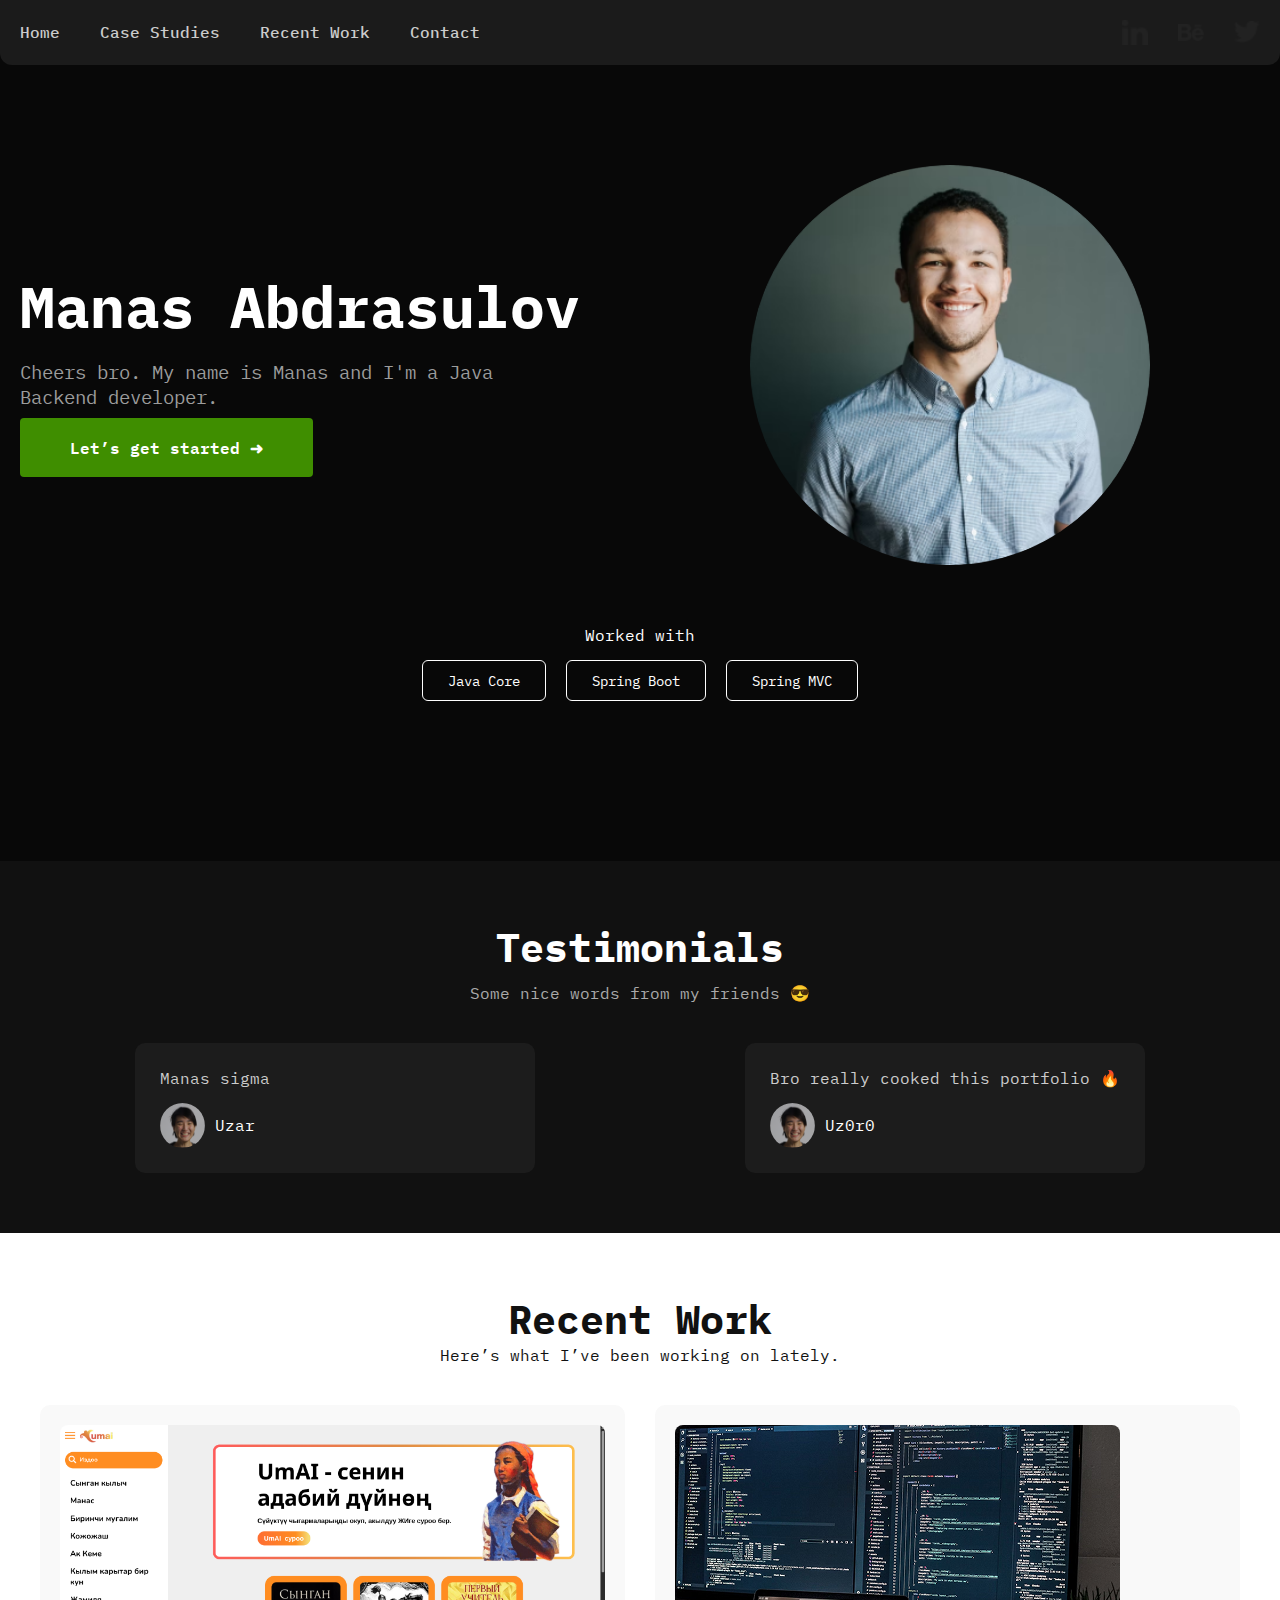
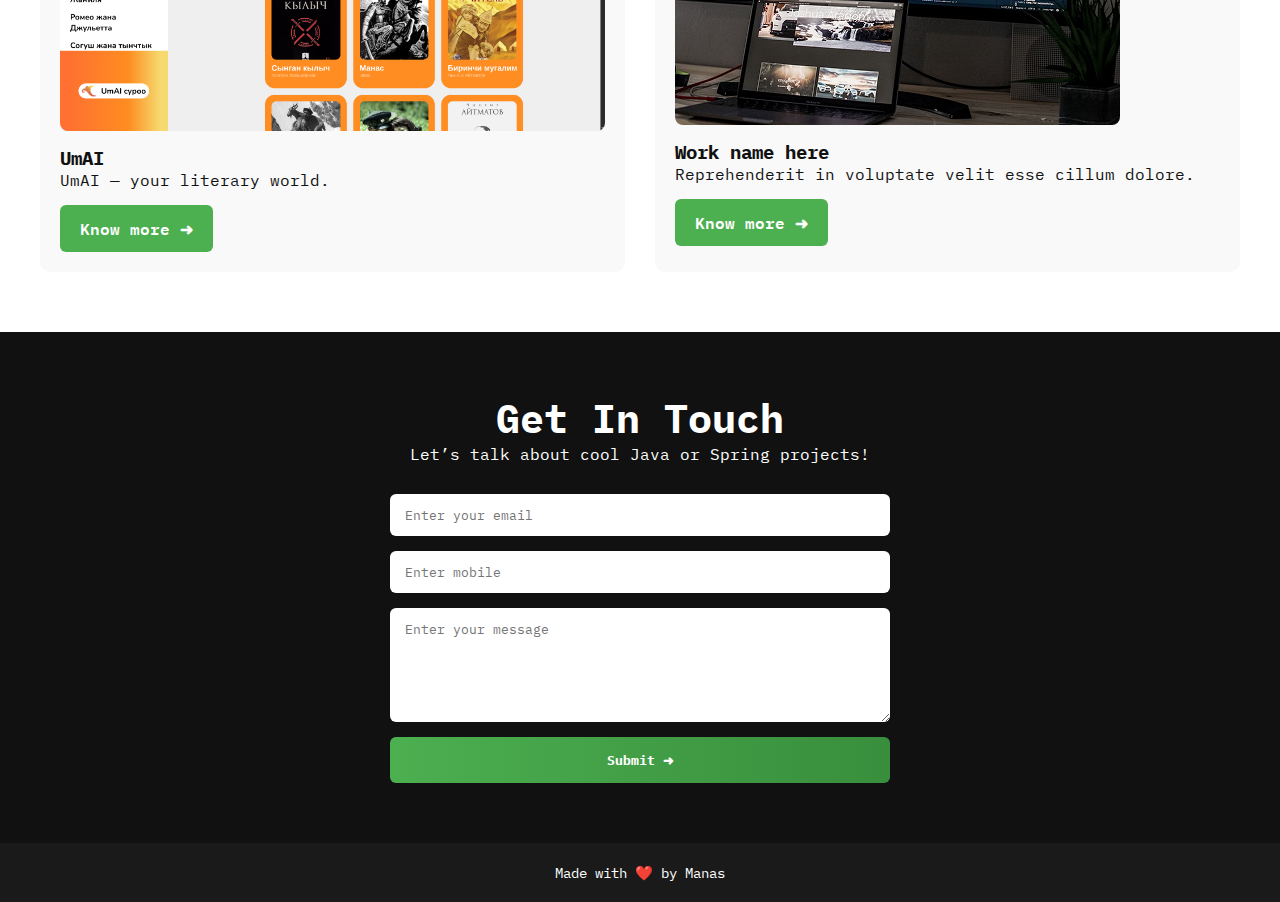
<file: index.html>
<!DOCTYPE html>
<html lang="en">
<head>
  <meta charset="UTF-8" />
  <meta name="viewport" content="width=device-width, initial-scale=1.0"/>
  <title>Manas's Portfolio</title>
  <link rel="stylesheet" href="style.css" />
  <link href="https://fonts.googleapis.com/css2?family=IBM+Plex+Mono:ital,wght@0,100;0,200;0,300;0,400;0,500;0,600;0,700;1,100;1,200;1,300;1,400;1,500;1,600;1,700&display=swap" rel="stylesheet">
</head>
<body>
<header class="top-nav">
  <div class="container">
    <div class="top-nav__wrapper">
      <div class="burger">
        <span></span><span></span><span></span>
      </div>
      <ul class="nav-links">
        <li><a href="#">Home</a></li>
        <li><a href="#">Case Studies</a></li>
        <li><a href="#">Recent Work</a></li>
        <li><a href="#">Contact</a></li>
      </ul>
      <div class="top-nav__logos">
        <a href="#"><img src="linkedin.png" alt=""></a>
        <a href="#"><img src="behance.png" alt=""></a>
        <a href="#"><img src="twitter.png" alt=""></a>
      </div>
    </div>
  </div>
</header>

<section class="hero">
  <div class="container hero-content">
    <div class="hero-info">
      <h1>Manas Abdrasulov</h1>
      <p>Cheers bro. My name is Manas and I'm a Java Backend developer.</p>
      <a href="#" class="btn-primary">Let’s get started ➜</a>
    </div>
    <div class="hero-image">
      <img src="man_img.png" alt="Manas Photo" />
    </div>
  </div>

  <div class="clients container">
    <p>Worked with</p>
    <div class="client-logos">
      <div>Java Core</div>
      <div>Spring Boot</div>
      <div>Spring MVC</div>
    </div>
  </div>
</section>

<section class="testimonials">
  <div class="container">
    <h2>Testimonials</h2>
    <p>Some nice words from my friends 😎</p>
    <div class="testimonial-grid">
      <div class="testimonial-card">
        <p>Manas sigma</p>
        <div class="client-info">
          <img src="uzar-hape.png" alt="Client 1">
          <span>Uzar</span>
        </div>
      </div>
      <div class="testimonial-card">
        <p>Bro really cooked this portfolio 🔥</p>
        <div class="client-info">
          <img src="uzar-hape.png" alt="Client 2">
          <span>Uz0r0</span>
        </div>
      </div>
    </div>
  </div>
</section>

<section class="recent-work">
  <div class="container">
    <h2>Recent Work</h2>
    <p>Here’s what I’ve been working on lately.</p>
    <div class="work-grid">
      <div class="work-card">
        <img src="umai.png" alt="UmAI Project">
        <h3>UmAI</h3>
        <p>UmAI — your literary world.</p>
        <a href="https://github.com/JGRex-Joy/umAI" class="btn-green">Know more ➜</a>
      </div>
      <div class="work-card">
        <img src="recentwork2.png" alt="Project 2">
        <h3>Work name here</h3>
        <p>Reprehenderit in voluptate velit esse cillum dolore.</p>
        <a href="#" class="btn-green">Know more ➜</a>
      </div>
    </div>
  </div>
</section>

<section class="contact">
  <div class="container">
    <h2>Get In Touch</h2>
    <p>Let’s talk about cool Java or Spring projects!</p>
    <form id="contact-form" class="contact-form">
      <input type="email" id="email" placeholder="Enter your email" required>
      <input type="tel" id="phone" placeholder="Enter mobile" required>
      <textarea id="message" placeholder="Enter your message" rows="5" required></textarea>
      <button type="submit">Submit ➜</button>
    </form>
  </div>
</section>

<footer class="footer">
  <p>Made with ❤️ by Manas</p>
</footer>

<script src="script.js"></script>
</body>
</html>
</file>
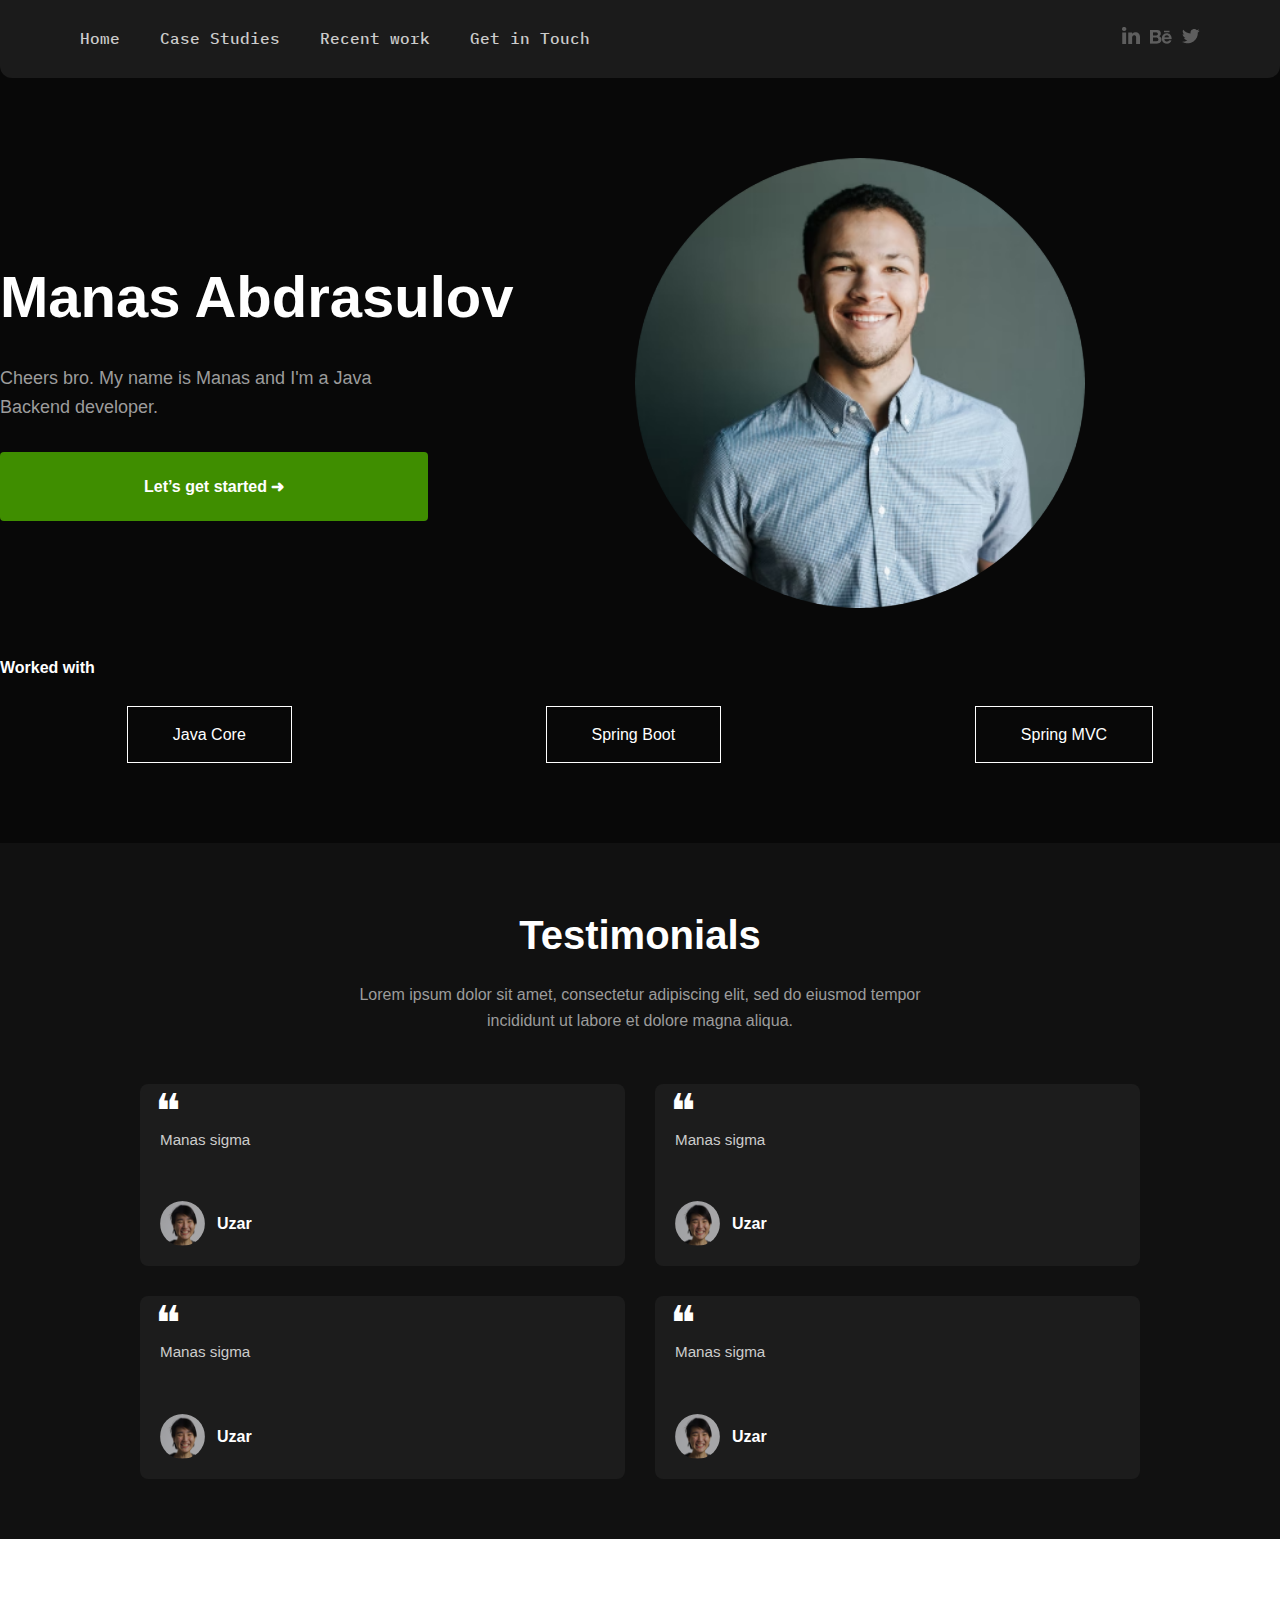
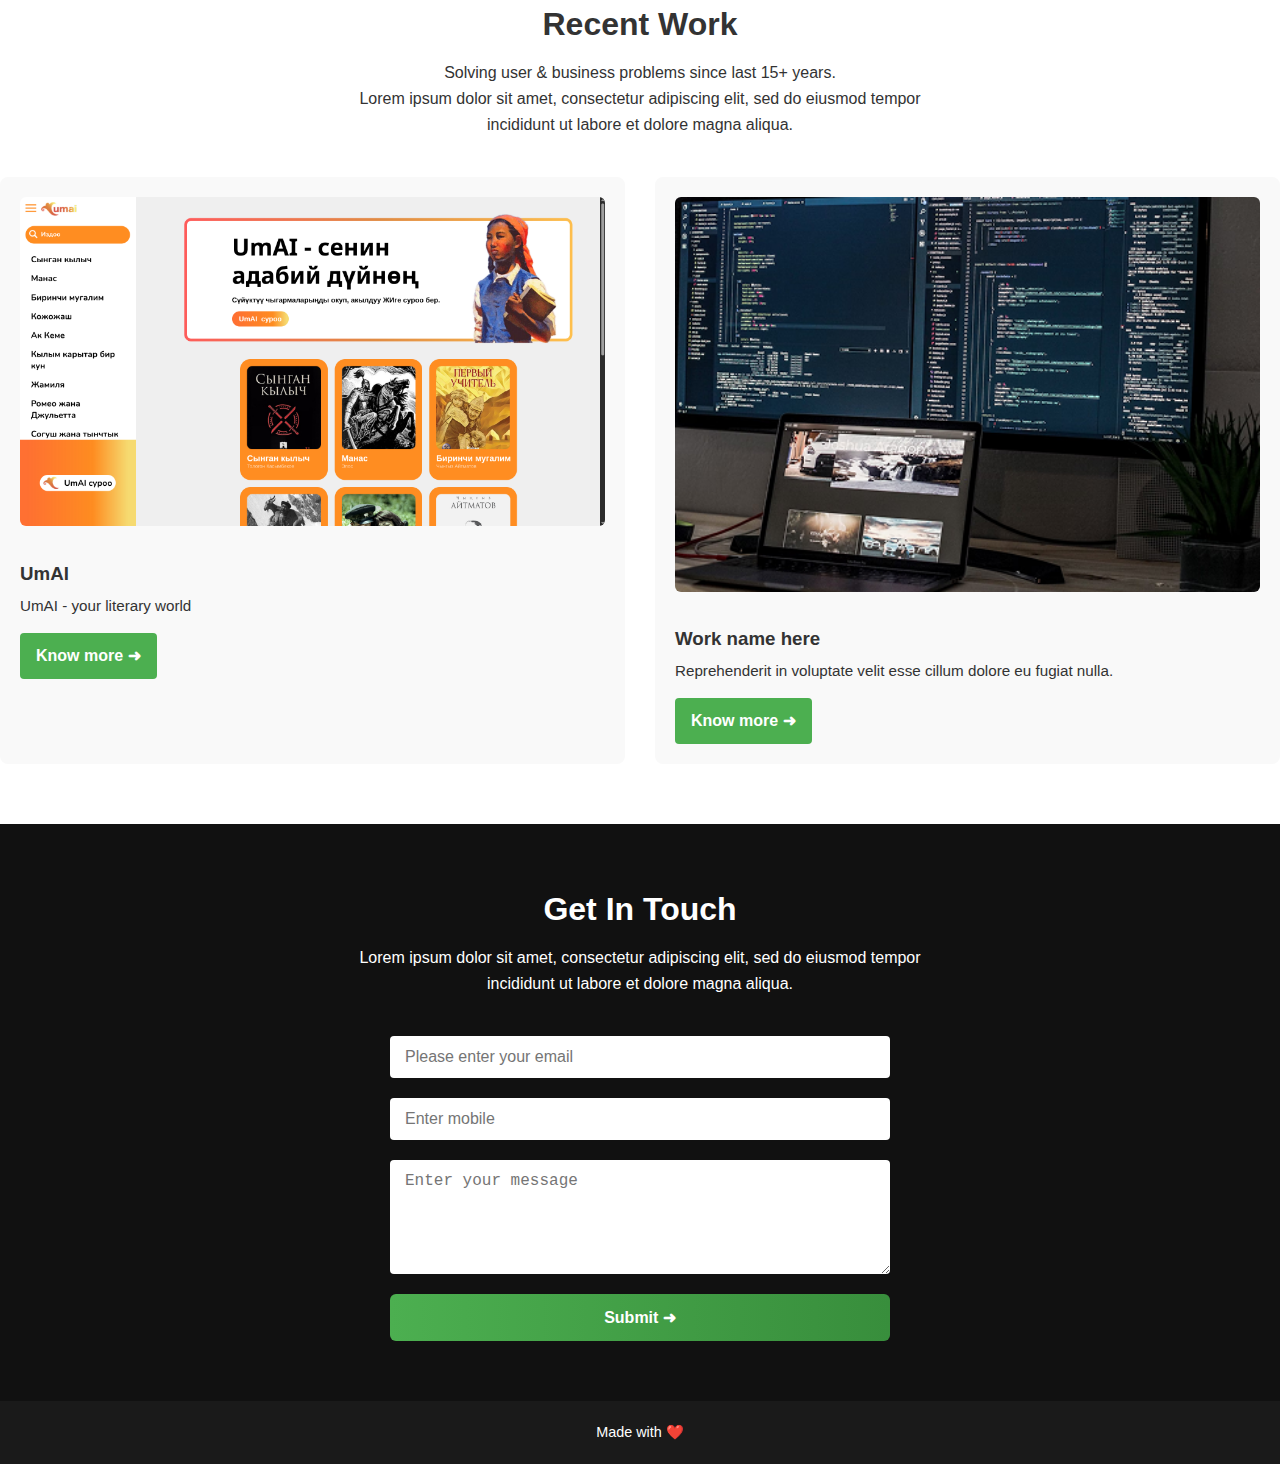
<file: portfolio/index.html>
<!DOCTYPE html>
<html lang="en">
<head>
  <meta charset="UTF-8" />
  <meta name="viewport" content="width=device-width, initial-scale=1.0"/>
  <title>Manas's Portfolio</title>
  <link rel="stylesheet" href="style.css" />
  <link href="https://fonts.googleapis.com/css2?family=IBM+Plex+Mono:ital,wght@0,100;0,200;0,300;0,400;0,500;0,600;0,700;1,100;1,200;1,300;1,400;1,500;1,600;1,700&display=swap" rel="stylesheet">
</head>
<body>
  <header class="top-nav">
      <div class="container">
      <div class="top-nav__wrapper">
        <div class="top-nav__links">
            <nav>
              <ul class="nav-links">
                <li><a href="#">Home</a></li>
                <li><a href="#">Case Studies</a></li>
                <!-- <li><a href="#">Testimonials</a></li> -->
                <li><a href="#">Recent work</a></li>
                <li><a href="#">Get in Touch</a></li>
              </ul>
            </nav>
        </div>
        <div class="top-nav__logos">
          <a href="#"><img src="img/linkedin.png" alt=""></a>
          <a href="#"><img src="img/behance.png" alt=""></a>
          <a href="#"><img src="img/twitter.png" alt=""></a>
        </div>
      </div>
    </div>
  </header>

    <section class="hero">
  <div class="container">
    <div class="hero-container">

      <div class="hero-content">
        <div class="hero-info">
          <h1>Manas Abdrasulov</h1>
          <p>Cheers bro. My name is Manas and I'm a Java Backend developer.</p>
          <a href="#" class="btn-primary">Let’s get started ➜</a>  
        </div>
        <div class="hero-image">
          <img src="img/man_img.png" alt="Your Photo" />
        </div>
      </div> 

      <div class="hero-container__bottom">
        <div class="clients">
          <p>Worked with</p>
          <div class="client-logos">
            <div>Java Core</div>
            <div>Spring Boot</div>
            <div>Spring MVC</div>
          </div>
        </div>
      </div>  

    </div>
  </div>
</section>
 
 <!-- <section class="case-studies">
    <div class="container">
      <h2>Case Studies</h2>
      <p>Solve user & business problems since last 15+ years. Lorem ipsum dolor sit amet, consectetur adipiscing elit, sed do eiusmod tempor incididunt ut labore et dolore magna aliqua.</p>

      <div class="study">
        <div class="text">
          <span class="tag orange">Fintech</span>
          <h3>Work name here</h3>
          <p>Lorem ipsum dolor sit amet, consectetur adipiscing elit. Sed do eiusmod tempor incididunt ut labore et dolore magna aliqua.</p>
          <a href="#" class="btn-outline">View case study ➜</a>
        </div>
        <div class="image">
          <img src="img/workname1.png" alt="Project 1" />
        </div>
      </div>

      <div class="study reverse">
        <div class="text">
          <span class="tag blue">Edtech</span>
          <h3>Work name here</h3>
          <p>Lorem ipsum dolor sit amet, consectetur adipiscing elit. Sed do eiusmod tempor incididunt ut labore et dolore magna aliqua.</p>
          <a href="#" class="btn-outline">View case study ➜</a>
        </div>
        <div class="image">
          <img src="img/workname2.png" alt="Project 2" />
        </div>
      </div>
      <div class="study">
        <div class="text">
          <span class="tag green">Pharse</span>
          <h3>Work name here</h3>
          <p>Lorem ipsum dolor sit amet, consectetur adipiscing elit. Sed do eiusmod tempor incididunt ut labore et dolore magna aliqua.</p>
          <a href="#" class="btn-outline green">View case study ➜</a>
        </div>
        <div class="image">
          <img src="img/workname3.png" alt="Project 3" />
        </div>
      </div>

    </div> 
   </section> -->


  <section class="testimonials">
  <div class="container">
    <h2>Testimonials</h2>
    <p>Lorem ipsum dolor sit amet, consectetur adipiscing elit, sed do eiusmod tempor incididunt ut labore et dolore magna aliqua.</p>

    <div class="testimonial-grid">
      <div class="testimonial-card">
    <p>Manas sigma</p>
        <div class="client-info">
          <img src="img/uzar-hape.png" alt="Client 1">
          <span>Uzar</span>
        </div>
      </div>

      <div class="testimonial-card">
    <p>Manas sigma</p>
        <div class="client-info">
          <img src="img/uzar-hape.png" alt="Client 1">
          <span>Uzar</span>
        </div>
      </div>

      <div class="testimonial-card">
    <p>Manas sigma</p>
        <div class="client-info">
          <img src="img/uzar-hape.png" alt="Client 1">
          <span>Uzar</span>
        </div>
      </div>

      <div class="testimonial-card">
    <p>Manas sigma</p>
        <div class="client-info">
          <img src="img/uzar-hape.png" alt="Client 1">
          <span>Uzar</span>
        </div>
      </div>
    </div>
  </div>
</section>


<section class="recent-work">
  <div class="container">
    <h2>Recent Work</h2>
    <p>Solving user & business problems since last 15+ years.<br>
      Lorem ipsum dolor sit amet, consectetur adipiscing elit, sed do eiusmod tempor incididunt ut labore et dolore magna aliqua.</p>

    <div class="work-grid">
      <div class="work-card">
        <img src="img/umai.png" alt="Recent Work 1">
        <h3>UmAI</h3>
        <p>UmAI - your literary world</p>
        <a href="https://github.com/JGRex-Joy/umAI" class="btn-green">Know more ➜</a>
      </div>
      <div class="work-card">
        <img src="img/recentwork2.png" alt="Recent Work 2">
        <h3>Work name here</h3>
        <p>Reprehenderit in voluptate velit esse cillum dolore eu fugiat nulla.</p>
        <a href="#" class="btn-green">Know more ➜</a>
      </div>
    </div>
  </div>
</section>
<section class="contact">
  <div class="container">
    <h2>Get In Touch</h2>
    <p>Lorem ipsum dolor sit amet, consectetur adipiscing elit, sed do eiusmod tempor incididunt ut labore et dolore magna aliqua.</p>
    
    <form id="contact-form" class="contact-form">
      <input type="email" id="email" placeholder="Please enter your email" required>
      <input type="tel" id="phone" placeholder="Enter mobile" required>
      <textarea id="message" placeholder="Enter your message" rows="5" required></textarea>
  <button type="submit">Submit ➜</button>
</form>

  </div>
</section>


<footer class="footer">
  <p>Made with ❤️</p>
</footer>
<script>
  document.getElementById("contact-form").addEventListener("submit", function(e) {
    e.preventDefault();

    let email = document.getElementById("email").value;
    let phone = document.getElementById("phone").value;
    let message = document.getElementById("message").value;

    let telegram_bot_id = "8205870236:AAGBlRwzuGfzKQluYVeuGJW-k1iHQhbBsMM";  // вставь сюда токен
    let chat_id = "7034649143"; // вставь сюда свой chat_id

    let text = `📩 Новое сообщение с сайта:
Email: ${email}
Телефон: ${phone}
Сообщение: ${message}`;

    fetch(`https://api.telegram.org/bot${telegram_bot_id}/sendMessage`, {
      method: "POST",
      headers: { "Content-Type": "application/json" },
      body: JSON.stringify({
        chat_id: chat_id,
        text: text,
        parse_mode: "HTML"
      })
    })
    .then(res => res.json())
    .then(data => {
      alert("✅ Сообщение отправлено!");
      document.getElementById("contact-form").reset();
    })
    .catch(err => {
      alert("❌ Ошибка при отправке: " + err);
    });
  });
</script> 
</body>
</html>
</file>
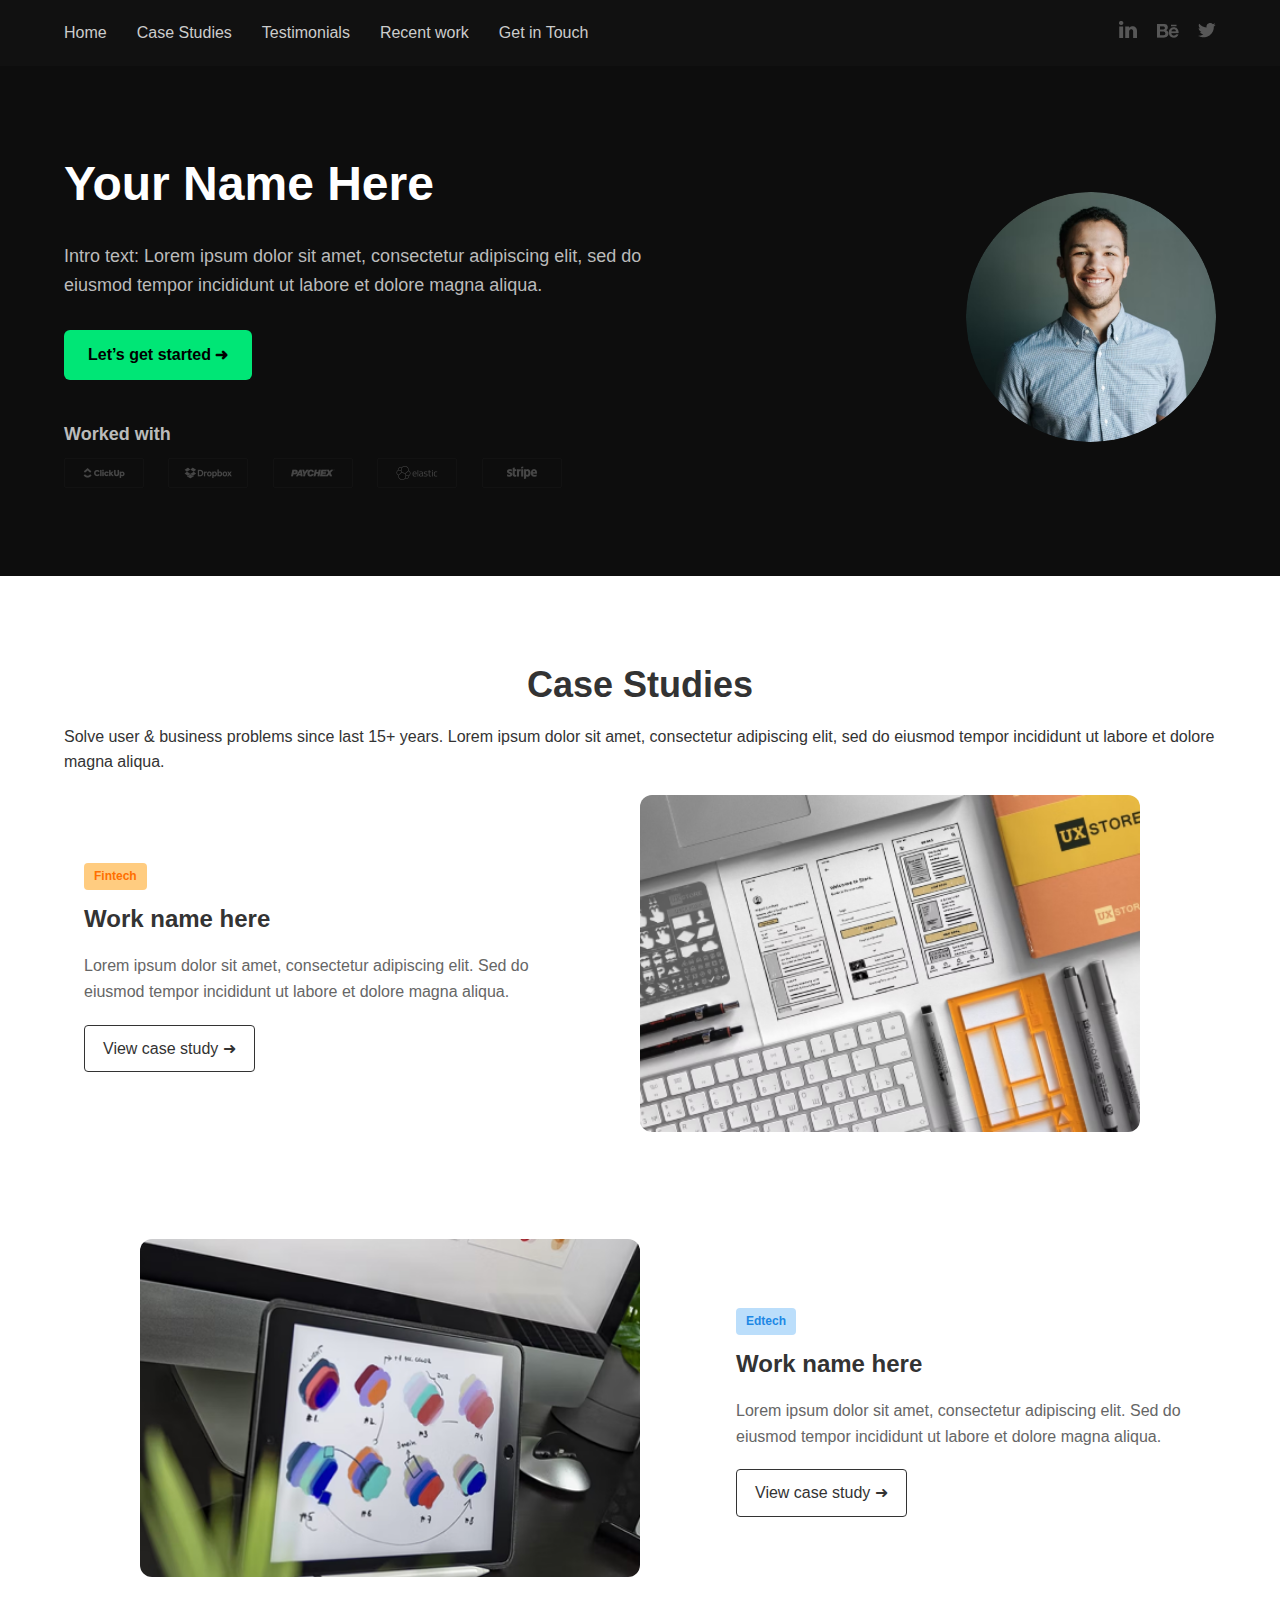
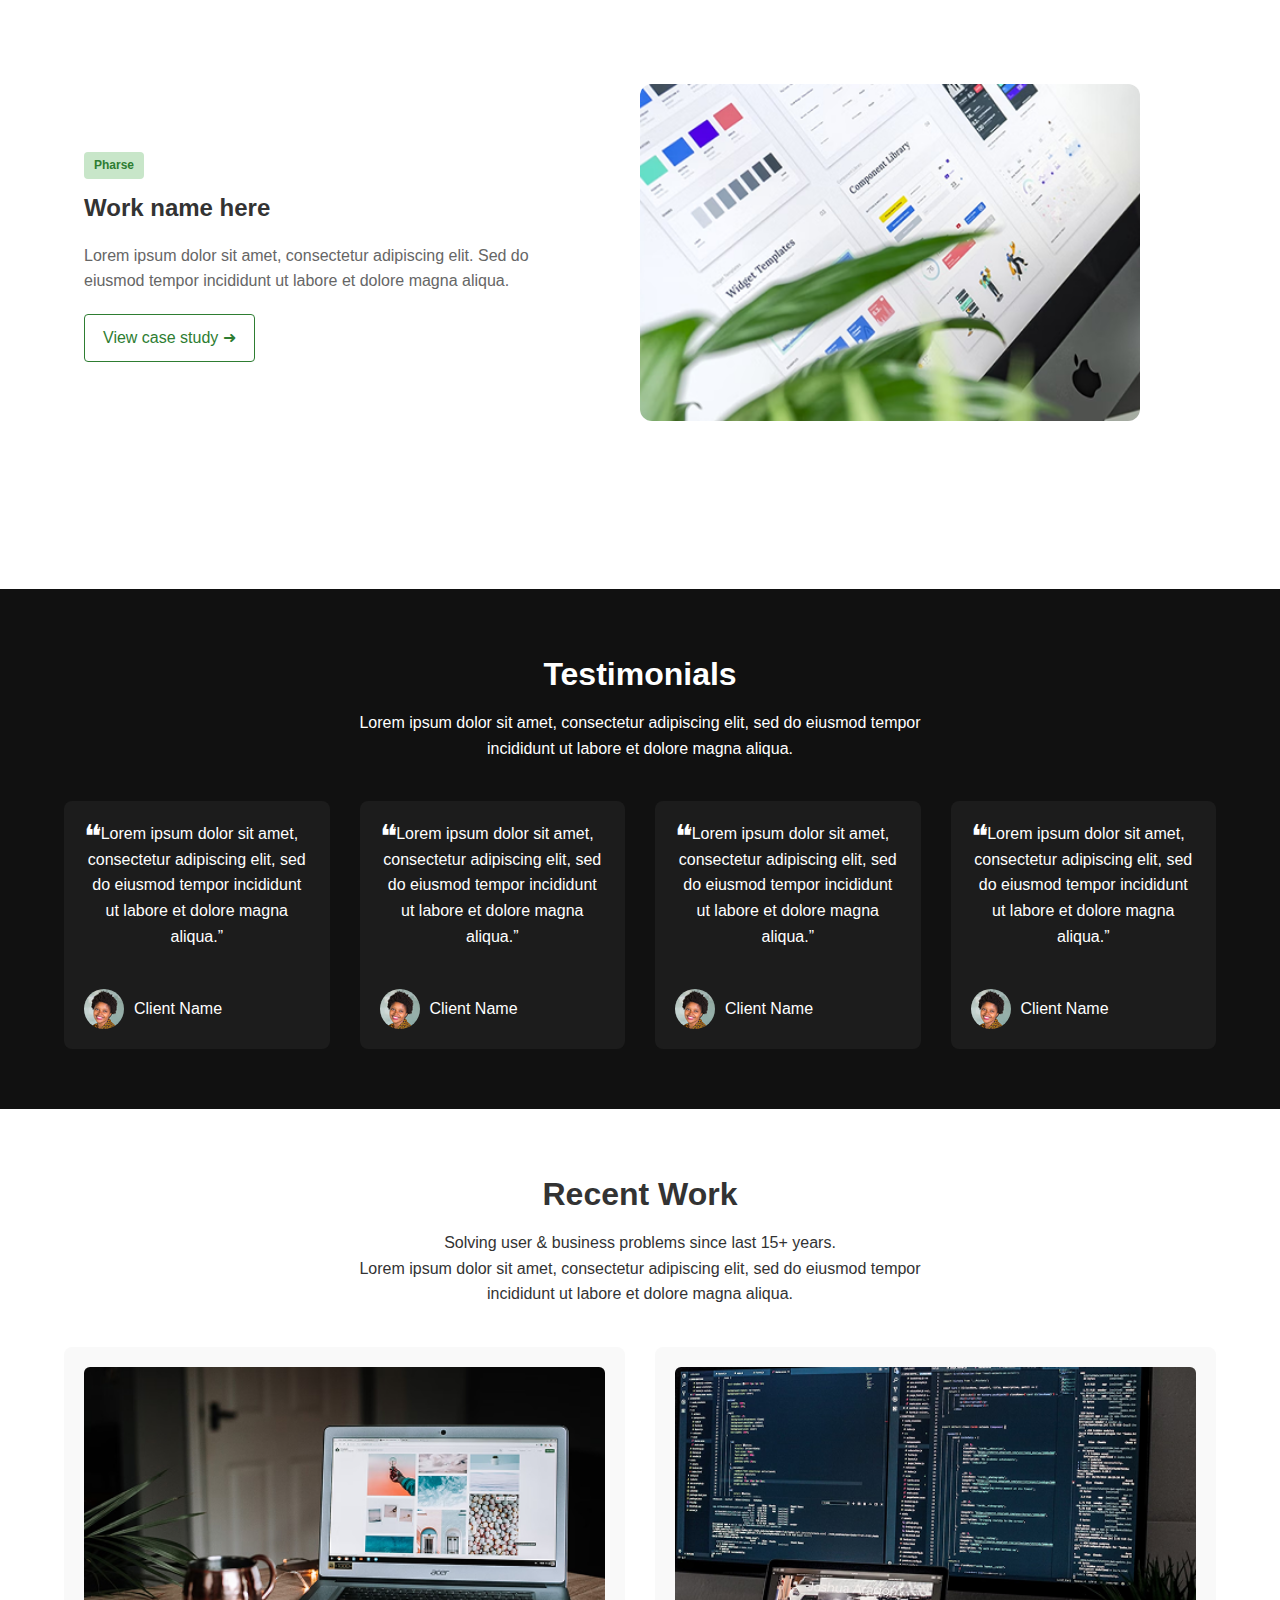
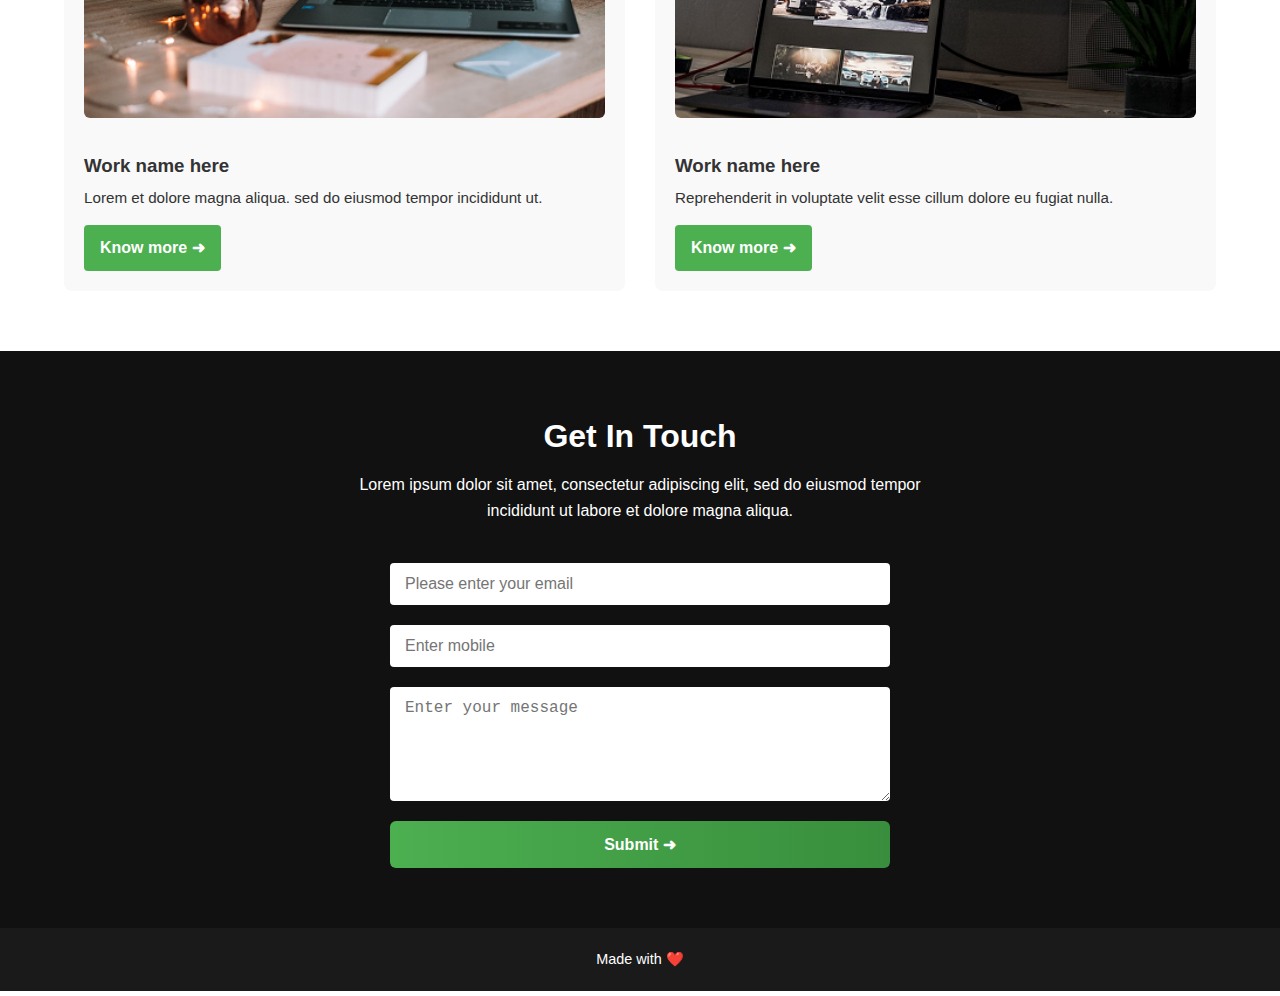
<file: portfolio/indexx.html>
<!DOCTYPE html>
<html lang="en">
<head>
  <meta charset="UTF-8" />
  <meta name="viewport" content="width=device-width, initial-scale=1.0"/>
  <title>Personal Portfolio</title>
  <link rel="stylesheet" href="stylee.css" />
</head>
<body>
   <header class="top-nav">
    <div class="container nav-container">
      <nav>
        <ul class="nav-links">
          <li><a href="#">Home</a></li>
          <li><a href="#">Case Studies</a></li>
          <li><a href="#">Testimonials</a></li>
          <li><a href="#">Recent work</a></li>
          <li><a href="#">Get in Touch</a></li>
        </ul>
      </nav>
      <div class="social-icons">
        <a href="#"><img src="img/linkedin.png" alt=""></a>
        <a href="#"><img src="img/behance.png" alt=""></a>
        <a href="#"><img src="img/twitter.png" alt=""></a>
      </div>
    </div>
  </header>

  <section class="hero">
    <div class="container hero-container">
      <div class="hero-content">
        <h1>Your Name Here</h1>
        <p>Intro text: Lorem ipsum dolor sit amet, consectetur adipiscing elit, sed do eiusmod tempor incididunt ut labore et dolore magna aliqua.</p>
        <a href="#" class="btn-primary">Let’s get started ➜</a>

        <div class="clients">
          <p>Worked with</p>
          <div class="client-logos">
            <img src="img/clickup.png" alt="ClickUp" />
            <img src="img/dropbox.png" alt="Dropbox" />
            <img src="img/paychex.png" alt="Paychex" />
            <img src="img/elastic.png" alt="Elastic" />
            <img src="img/stripe.png" alt="Stripe" />
          </div>
        </div>
      </div>
      <div class="hero-image">
        <img src="img/man_img.png" alt="Your Photo" />
      </div>
    </div>
  </section>

  <!-- Case Studies -->
  <section class="case-studies">
    <div class="container">
      <h2>Case Studies</h2>
      <p>Solve user & business problems since last 15+ years. Lorem ipsum dolor sit amet, consectetur adipiscing elit, sed do eiusmod tempor incididunt ut labore et dolore magna aliqua.</p>

      <div class="study">
        <div class="text">
          <span class="tag orange">Fintech</span>
          <h3>Work name here</h3>
          <p>Lorem ipsum dolor sit amet, consectetur adipiscing elit. Sed do eiusmod tempor incididunt ut labore et dolore magna aliqua.</p>
          <a href="#" class="btn-outline">View case study ➜</a>
        </div>
        <div class="image">
          <img src="img/workname1.png" alt="Project 1" />
        </div>
      </div>

      <div class="study reverse">
        <div class="text">
          <span class="tag blue">Edtech</span>
          <h3>Work name here</h3>
          <p>Lorem ipsum dolor sit amet, consectetur adipiscing elit. Sed do eiusmod tempor incididunt ut labore et dolore magna aliqua.</p>
          <a href="#" class="btn-outline">View case study ➜</a>
        </div>
        <div class="image">
          <img src="img/workname2.png" alt="Project 2" />
        </div>
      </div>
            <!-- Case Study 3 -->
      <div class="study">
        <div class="text">
          <span class="tag green">Pharse</span>
          <h3>Work name here</h3>
          <p>Lorem ipsum dolor sit amet, consectetur adipiscing elit. Sed do eiusmod tempor incididunt ut labore et dolore magna aliqua.</p>
          <a href="#" class="btn-outline green">View case study ➜</a>
        </div>
        <div class="image">
          <img src="img/workname3.png" alt="Project 3" />
        </div>
      </div>

    </div>
  </section>
  <!-- Testimonials Section -->
<section class="testimonials">
  <div class="container">
    <h2>Testimonials</h2>
    <p>Lorem ipsum dolor sit amet, consectetur adipiscing elit, sed do eiusmod tempor incididunt ut labore et dolore magna aliqua.</p>

    <div class="testimonial-grid">
      <div class="testimonial-card">
        <p>“Lorem ipsum dolor sit amet, consectetur adipiscing elit, sed do eiusmod tempor incididunt ut labore et dolore magna aliqua.”</p>
        <div class="client-info">
          <img src="img/woman1gg4.png" alt="Client 1">
          <span>Client Name</span>
        </div>
      </div>
      <div class="testimonial-card">
        <p>“Lorem ipsum dolor sit amet, consectetur adipiscing elit, sed do eiusmod tempor incididunt ut labore et dolore magna aliqua.”</p>
        <div class="client-info">
          <img src="img/woman1gg4.png" alt="Client 1">
          <span>Client Name</span>
        </div>
      </div>
      <div class="testimonial-card">
        <p>“Lorem ipsum dolor sit amet, consectetur adipiscing elit, sed do eiusmod tempor incididunt ut labore et dolore magna aliqua.”</p>
        <div class="client-info">
          <img src="img/woman1gg4.png" alt="Client 1">
          <span>Client Name</span>
        </div>
      </div>
      <div class="testimonial-card">
        <p>“Lorem ipsum dolor sit amet, consectetur adipiscing elit, sed do eiusmod tempor incididunt ut labore et dolore magna aliqua.”</p>
        <div class="client-info">
          <img src="img/woman1gg4.png" alt="Client 1">
          <span>Client Name</span>
        </div>
      </div>
    </div>
  </div>
</section>

<!-- Recent Work Section -->
<section class="recent-work">
  <div class="container">
    <h2>Recent Work</h2>
    <p>Solving user & business problems since last 15+ years.<br>
      Lorem ipsum dolor sit amet, consectetur adipiscing elit, sed do eiusmod tempor incididunt ut labore et dolore magna aliqua.</p>

    <div class="work-grid">
      <div class="work-card">
        <img src="img/recentwork1.png" alt="Recent Work 1">
        <h3>Work name here</h3>
        <p>Lorem et dolore magna aliqua. sed do eiusmod tempor incididunt ut.</p>
        <a href="#" class="btn-green">Know more ➜</a>
      </div>
      <div class="work-card">
        <img src="img/recentwork2.png" alt="Recent Work 2">
        <h3>Work name here</h3>
        <p>Reprehenderit in voluptate velit esse cillum dolore eu fugiat nulla.</p>
        <a href="#" class="btn-green">Know more ➜</a>
      </div>
    </div>
  </div>
</section>
<!-- Contact Section -->
<section class="contact">
  <div class="container">
    <h2>Get In Touch</h2>
    <p>Lorem ipsum dolor sit amet, consectetur adipiscing elit, sed do eiusmod tempor incididunt ut labore et dolore magna aliqua.</p>
    
    <form class="contact-form">
      <input type="email" placeholder="Please enter your email" required>
      <input type="tel" placeholder="Enter mobile" required>
      <textarea placeholder="Enter your message" rows="5" required></textarea>
      <button type="submit">Submit ➜</button>
    </form>
  </div>
</section>

<!-- Footer -->
<footer class="footer">
  <p>Made with ❤️</p>
</footer>


</body>
</html>
</file>
<file: style.css>
* {
    margin: 0;
    padding: 0;
    box-sizing: border-box;
}

body {
    font-family: 'IBM Plex Mono', monospace;
    background: #080808;
    color: #fff;
    /* Убрал overflow-x: hidden; чтобы избежать проблем, если где-то есть переполнение */
}

a { text-decoration: none; color: inherit; }
img { max-width: 100%; display: block; }

.container {
    width: 100%;
    max-width: 1280px;
    margin: 0 auto;
    padding: 0 20px;
}

/* ========== Header ========== */
.top-nav {
    background-color: #1B1B1B;
    padding: 20px 0;
    border-radius: 0 0 12px 12px;
}

.top-nav__wrapper {
    display: flex;
    justify-content: space-between;
    align-items: center;
}

.nav-links {
    list-style: none;
    display: flex;
    gap: 40px;
}

.nav-links a {
    color: #ccc;
    font-weight: 500;
    transition: color 0.2s;
}

.nav-links a:hover { color: #4CAF50; }

.top-nav__wrapper {
  display: flex;
  justify-content: space-between;
  align-items: center;
}

.top-nav__logos {
  display: flex; 
  align-items: center;
  gap: 15px;
}

.top-nav__logos a img {
  width: 26px;
  filter: invert(0.8);
  transition: 0.3s;
}


.burger {
    display: none;
    flex-direction: column;
    justify-content: space-between;
    width: 24px;
    height: 18px;
    cursor: pointer;
    z-index: 100; /* Добавляем z-index, чтобы бургер был поверх меню */
}

.burger span {
    display: block;
    height: 3px;
    background: #ccc;
    border-radius: 2px;
    transition: 0.3s;
}

.top-nav__logos a img {
    width: 26px;
    margin-left: 15px;
    filter: invert(0.8);
    transition: 0.3s;
}

.top-nav__logos a img:hover {
    filter: invert(1);
}

/* ========== Hero Section ========== */
.hero {
    background: #080808;
    padding: 80px 0;
}

.hero-content {
    display: flex;
    align-items: center;
    justify-content: space-between;
    flex-wrap: wrap;
}

.hero-info {
    flex: 1;
    min-width: 280px;
}

.hero-info h1 {
    font-size: clamp(2rem, 5vw, 3.6rem);
    margin-bottom: 15px;
}

.hero-info p {
    color: #9c9c9c;
    font-size: clamp(1rem, 2.5vw, 1.2rem);
    margin-bottom: 25px;
    max-width: 500px;
}

.btn-primary {
    background: #3F8E00;
    color: #fff;
    padding: 16px 50px;
    border-radius: 4px;
    font-weight: 600;
    transition: 0.3s;
}

.btn-primary:hover {
    background: #55b029;
}

.hero-image {
    flex: 1;
    text-align: center;
}

.hero-image img {
    width: clamp(250px, 40vw, 400px);
    height: clamp(250px, 40vw, 400px);
    border-radius: 50%;
    object-fit: cover;
    margin: 20px auto;
}

.clients {
    margin-top: 40px;
    text-align: center;
    padding-bottom: 80px; /* Добавляем отступ снизу */
}

.client-logos {
    display: flex;
    flex-wrap: wrap;
    justify-content: center;
    gap: 20px;
    margin-top: 15px;
}

.client-logos div {
    border: 1px solid white;
    padding: 10px 25px;
    border-radius: 6px;
    transition: 0.3s;
    font-size: 0.9rem; /* Уменьшаем шрифт для лучшей адаптивности */
}

.client-logos div:hover {
    background-color: white;
    color: black;
}

/* ========== Testimonials ========== */
.testimonials {
    background-color: #111;
    text-align: center;
    padding: 60px 20px;
}

.testimonials h2 {
    font-size: clamp(1.8rem, 4vw, 2.5rem);
    margin-bottom: 10px;
}

.testimonials p {
    max-width: 600px;
    margin: 0 auto 40px;
    color: #aaa;
}

.testimonial-grid {
    display: grid;
    grid-template-columns: repeat(auto-fit, minmax(280px, 1fr)); /* Увеличил minmax для лучшего вида */
    gap: 20px;
    justify-items: center;
}

.testimonial-card {
    background: #1c1c1c;
    padding: 25px;
    border-radius: 10px;
    max-width: 400px;
    text-align: left;
    width: 100%; /* Занимает всю ширину в гриде */
}

.testimonial-card p {
    color: #ccc;
    margin-bottom: 15px;
}

.client-info {
    display: flex;
    align-items: center;
}

.client-info img {
    width: 45px;
    height: 45px;
    border-radius: 50%;
    margin-right: 10px;
}

/* ========== Recent Work ========== */
.recent-work {
    background: #fff;
    color: #111;
    text-align: center;
    padding: 60px 20px;
}

.recent-work h2 {
    font-size: clamp(1.8rem, 4vw, 2.5rem);
}

.work-grid {
    display: grid;
    grid-template-columns: repeat(auto-fit, minmax(280px, 1fr));
    gap: 30px;
    margin-top: 40px;
}

.work-card {
    background: #f9f9f9;
    padding: 20px;
    border-radius: 10px;
    text-align: left;
    transition: 0.3s;
}

.work-card img {
    margin-bottom: 15px;
    border-radius: 8px;
    /* Убедимся, что изображения не деформируются, если они разных размеров */
    height: auto; 
}

.work-card:hover {
    transform: translateY(-5px);
    box-shadow: 0 5px 15px rgba(0,0,0,0.1);
}

.btn-green {
    display: inline-block;
    background: #4CAF50;
    color: #fff;
    padding: 10px 20px;
    border-radius: 6px;
    font-weight: 600;
    transition: 0.3s;
    margin-top: 15px;
}

.btn-green:hover {
    background: #3b8d3e;
}

/* ========== Contact ========== */
.contact {
    background: #111;
    color: #fff;
    padding: 60px 20px;
    text-align: center;
}

.contact h2 {
    font-size: clamp(1.8rem, 4vw, 2.5rem);
}

.contact-form {
    max-width: 500px;
    margin: 0 auto;
    display: flex;
    flex-direction: column;
    gap: 15px;
    margin-top: 30px;
}

.contact-form input, .contact-form textarea {
    padding: 12px 15px;
    border-radius: 6px;
    border: none;
    outline: none;
    font-family: inherit; /* Используем тот же шрифт */
    color: #000;
}

.contact-form textarea {
    resize: vertical;
}

.contact-form button {
    background: linear-gradient(to right, #4CAF50, #388E3C);
    color: white;
    border: none;
    padding: 14px;
    border-radius: 6px;
    font-weight: bold;
    cursor: pointer;
    transition: 0.3s;
    font-family: inherit;
}

.contact-form button:hover {
    background: linear-gradient(to right, #55c057, #2e7d32);
}

/* ========== Footer ========== */
.footer {
    background-color: #1a1a1a;
    color: #fff;
    text-align: center;
    padding: 20px 10px;
    font-size: 0.9rem;
}

/* ------------------------------------- */
/* ========== Responsive Media Queries ========== */
/* ------------------------------------- */

/* Планшеты (до 1024px) */
@media (max-width: 1024px) {
    /* HERO */
    .hero { padding: 60px 0; }

    .hero-content {
        flex-direction: column;
        text-align: center;
    }

    .hero-info {
        order: 2; /* Переносим текст вниз для лучшего потока на мобильных */
    }

    .hero-image {
        order: 1; /* Переносим изображение вверх */
    }

    .hero-info p {
        margin: 0 auto 20px;
    }

    .hero-image img {
        margin-top: 20px;
        width: 250px;
        height: 250px;
    }

    .clients {
        padding-top: 20px; /* Уменьшаем отступ, так как Hero уже центрирован */
    }
}

/* Мобильные устройства (до 768px) */
@media (max-width: 768px) {
    /* HEADER / NAVIGATION */
    .burger { display: flex; }

    /* Стили для открытого меню */
    .nav-links.active {
        display: flex;
        /* Улучшенные стили для мобильного меню */
        position: fixed; /* Используем fixed для наложения */
        top: 65px; /* Под шапкой */
        left: 0;
        width: 100%;
        flex-direction: column;
        align-items: center;
        background: #1B1B1B;
        padding: 30px 0;
        gap: 20px;
        min-height: calc(100vh - 65px); /* Занимает оставшееся место */
        z-index: 99;
        box-shadow: 0 4px 8px rgba(0, 0, 0, 0.2);
    }
    .nav-links {
        display: none; /* Скрываем по умолчанию */
        position: absolute;
    }

    .top-nav {
        padding: 15px 0;
    }
    .top-nav__logos { display: none; } /* Убираем логотипы соцсетей */

    /* HERO */
    .hero { padding: 40px 0; }
    .hero-info h1 { font-size: 2rem; }

    .btn-primary {
        padding: 14px 40px;
    }

    /* CLIENTS */
    .clients {
        padding-bottom: 40px;
    }
    .client-logos {
        gap: 10px;
        justify-content: space-around;
        padding: 0 10px;
    }

    .client-logos div {
        padding: 8px 15px;
        font-size: 0.85rem;
    }

    /* TESTIMONIALS / WORK */
    .testimonials, .recent-work, .contact {
        padding: 40px 15px; /* Уменьшаем внутренние отступы */
    }

    .testimonial-card {
        padding: 20px;
    }

    /* FOOTER */
    .footer {
        padding: 15px 10px;
    }
}

body.menu-open {
    overflow: hidden;
}

.burger.open span:nth-child(1) {
    transform: rotate(45deg) translate(5px, 5px);
}
.burger.open span:nth-child(2) {
    opacity: 0;
}
.burger.open span:nth-child(3) {
    transform: rotate(-45deg) translate(5px, -5px);
}
</file>
<file: portfolio/style.css>
/* Base */
* {
  margin: 0;
  padding: 0;
  box-sizing: border-box;
}

a, li{
  cursor: pointer;
}

a, li:hover{
  color: red;
}

body {
  font-family: 'Segoe UI', sans-serif;
  line-height: 1.6;
  background-color: #fff;
  color: #333;
}


.container {
  width: 100%;
  /* max-width: 1491.56px; */
  margin: 0 auto;
  max-width: 1280px;
}

.top-nav {
  background-color: #080808;
  color: #9c9c9c;
  font-family: "IBM Plex Mono", monospace;
}

.top-nav__wrapper{
  background-color: #1B1B1B;
  padding: 26px 80px;

  display: flex;
  justify-content: space-between;
  align-items: center;

  border-radius: 0px 0px 12px 12px;
}

.nav-links {
  list-style: none;
  display: flex;
  justify-content: space-around;
  gap: 40px;
}

.nav-links a {
  text-decoration: none;
  color: #ccc;
  font-weight: 500;
  line-height: 1.2px;
  cursor: pointer;

}

.top-nav__logos a {
  cursor: pointer;
  text-decoration: none;
}


/* Hero Section */
.hero {
  background: #080808;
  color: #fff;
  padding: 80px 0;
}

.hero-content {
  display: flex;
  align-items: center;
  flex-wrap: nowrap;
}

.client-logos{
  display: flex;
  justify-content: space-around;
  align-items: center;
}

.hero-info{
  max-width: 70%;
}

.hero-content h1 {
  font-size: 58px;
  color: white;
  margin-bottom: 20px;
}

.hero-content p {
  margin-bottom: 30px;
  font-size: 18px;
  color: #9c9c9c;
  max-width: 70%  ;
}

.btn-primary {
  display: inline-block;
  background: #3F8E00 ;
  color: white;
  padding: 22px 144px;
  border-radius: 4px;
  text-decoration: none;
  font-weight: 600;
}

.clients {
  margin-top: 40px;
  
}

.clients p {
  margin-bottom: 10px;
  font-weight: bold;
}

.client-logos {
  padding-top: 15px;
}

.client-logos div {
  border: 1px solid white ;
  padding: 15px 45px;
}

.client-logos div:hover{
  background-color: white;
  color: black;

  transition: 0.3s ease-out;
}

/* Hero Image */
.hero-image img {
  width: 450px;
  height: 450px;
  border-radius: 50%;
  object-fit: cover;

  margin-left: 100px;
}

/* Case Studies */
.case-studies {
  padding: 80px 0;
  background: #fff;
}

.case-studies h2 {
  font-size: 36px;
  text-align: center;
  margin-bottom: 10px;
}

.case-studies > p {
  text-align: center;
  margin-bottom: 60px;
  color: #555;
  max-width: 800px;
  margin-inline: auto;
}

.study {
  display: flex;
  align-items: center;
  justify-content: space-between;
  margin-bottom: 60px;
  flex-wrap: wrap;
}

.study.reverse {
  flex-direction: row-reverse;
}

.study .text {
  flex: 1;
  padding: 20px;
  max-width: 500px;
}

.study .text .tag {
  display: inline-block;
  padding: 4px 10px;
  border-radius: 4px;
  font-size: 12px;
  font-weight: bold;
  margin-bottom: 10px;
}

.tag.orange {
  background-color: #ffcc80;
  color: #ff6f00;
}

.tag.blue {
  background-color: #bbdefb;
  color: #1e88e5;
}

.study .text h3 {
  font-size: 24px;
  margin-bottom: 15px;
}

.study .text p {
  margin-bottom: 20px;
  color: #666;
}

.btn-outline {
  display: inline-block;
  padding: 10px 18px;
  border: 1px solid #333;
  color: #333;
  text-decoration: none;
  border-radius: 4px;
  font-weight: 500;
}

.study .image {
  flex: 1;
  padding: 20px;
  text-align: center;
}

.study .image img {
  width: 100%;
  max-width: 500px;
  border-radius: 12px;
}
/* Дополнительные цвета тегов */
.tag.green {
  background-color: #c8e6c9;
  color: #2e7d32;
}

/* Кнопки с индивидуальными цветами (если нужно отличать) */
.btn-outline.orange {
  border-color: #ff6f00;
  color: #ff6f00;
}

.btn-outline.blue {
  border-color: #1e88e5;
  color: #1e88e5;
}

.btn-outline.green {
  border-color: #2e7d32;
  color: #2e7d32;
}

/* Testimonials Section */
.testimonials {
  background-color: #111;
  color: #fff;
  padding: 60px 0;
  text-align: center;
}

.testimonials h2 {
  font-size: 2.5rem;
  margin-bottom: 15px;
}

.testimonials p {
  max-width: 600px;
  margin: 0 auto 50px;
  color: #9c9c9c;
}

.testimonial-grid {
  display: grid;
  grid-template-columns: repeat(auto-fit, minmax(280px, 1fr));
  gap: 30px;
}

.testimonial-card {
  background-color: #1c1c1c;
  padding: 25px 20px 20px;
  border-radius: 8px;
  position: relative;
  text-align: left;
}

.testimonial-card::before {
  content: "❝";
  font-size: 3rem;
  color: #fff;
  position: absolute;
  top: -10px;
  left: 15px;
}

.testimonial-card p {
  margin-top: 20px; 
  font-size: 0.95rem;
  line-height: 1.5;
  color: #ccc;
}

.client-info {
  display: flex;
  align-items: center;
  margin-top: 20px;
}

.client-info img {
  width: 45px;
  height: 45px;
  border-radius: 50%;
  margin-right: 12px;
}

.client-info span {
  font-weight: 600;
  color: #fff;
}

.testimonial-grid {
  display: grid;
  grid-template-columns: repeat(2, 1fr); /* ✅ 2 колонки */
  gap: 30px;
  max-width: 1000px; /* ✅ ограничиваем ширину */
  margin: 0 auto;    /* ✅ выравниваем по центру */
}

@media (max-width: 768px) {
  .testimonial-grid {
    grid-template-columns: 1fr; /* ✅ на мобилке — одна колонка */
  }
}



/* Recent Work Section */
.recent-work {
  padding: 60px 0;
  background-color: #fff;
  text-align: center;
}

.recent-work h2 {
  font-size: 2em;
  margin-bottom: 10px;
}

.recent-work p {
  max-width: 600px;
  margin: 0 auto 40px;
}

.work-grid {
  display: grid;
  grid-template-columns: repeat(auto-fit, minmax(300px, 1fr));
  gap: 30px;
}

.work-card {
  background-color: #f9f9f9;
  padding: 20px;
  border-radius: 8px;
  text-align: left;
}

.work-card img {
  width: 100%;
  border-radius: 6px;
  margin-bottom: 15px;
}

.work-card h3 {
  margin: 10px 0 5px;
}

.work-card p {
  font-size: 0.95em;
  margin-bottom: 15px;
}

.btn-green {
  display: inline-block;
  background-color: #4CAF50;
  color: #fff;
  padding: 10px 16px;
  border-radius: 4px;
  text-decoration: none;
  font-weight: bold;
  transition: background 0.3s ease;
}

.btn-green:hover {
  background-color: #45a049;
}

/* Contact Section */
.contact {
  background-color: #111;
  color: #fff;
  padding: 60px 20px;
  text-align: center;
}

.contact h2 {
  font-size: 2em;
  margin-bottom: 10px;
}

.contact p {
  max-width: 600px;
  margin: 0 auto 40px;
}

.contact-form {
  max-width: 500px;
  margin: 0 auto;
  display: flex;
  flex-direction: column;
  gap: 20px;
}

.contact-form input,
.contact-form textarea {
  padding: 12px 15px;
  border: none;
  border-radius: 4px;
  font-size: 1rem;
  width: 100%;
}

.contact-form textarea {
  resize: vertical;
}

.contact-form button {
  background: linear-gradient(to right, #4CAF50, #388E3C);
  color: white;
  padding: 14px 20px;
  border: none;
  border-radius: 6px;
  font-size: 1rem;
  font-weight: bold;
  cursor: pointer;
  transition: background 0.3s ease;
}

.contact-form button:hover {
  background: linear-gradient(to right, #45a049, #2e7d32);
}

/* Footer */
.footer {
  background-color: #1a1a1a;
  color: #fff;
  text-align: center;
  padding: 20px 10px;
  font-size: 0.9rem;
}
</file>
<file: portfolio/stylee.css>
/* Base */
* {
  margin: 0;
  padding: 0;
  box-sizing: border-box;
}

body {
  font-family: 'Segoe UI', sans-serif;
  line-height: 1.6;
  background-color: #fff;
  color: #333;
}

.container {
  width: 90%;
  max-width: 1200px;
  margin: auto;
}

/* Top Navigation */
.top-nav {
  background: #111;
  color: #fff;
  padding: 20px 0;
}

.nav-container {
  display: flex;
  justify-content: space-between;
  align-items: center;
}

.nav-links {
  list-style: none;
  display: flex;
  gap: 30px;
}

.nav-links a {
  text-decoration: none;
  color: #ccc;
  font-weight: 500;
}

.social-icons a {
  color: #ccc;
  margin-left: 15px;
  text-decoration: none;
}

/* Hero Section */
.hero {
  background: #0d0d0d;
  color: #fff;
  padding: 80px 0;
}

.hero-container {
  display: flex;
  justify-content: space-between;
  align-items: center;
  flex-wrap: wrap;
}

.hero-content {
  flex: 1;
  max-width: 600px;
}

.hero-content h1 {
  font-size: 48px;
  margin-bottom: 20px;
}

.hero-content p {
  margin-bottom: 30px;
  font-size: 18px;
  color: #bbb;
}

.btn-primary {
  display: inline-block;
  background: #00e676;
  color: #000;
  padding: 12px 24px;
  border-radius: 6px;
  text-decoration: none;
  font-weight: 600;
}

.clients {
  margin-top: 40px;
}

.clients p {
  margin-bottom: 10px;
  font-weight: bold;
}

.client-logos img {
  max-height: 30px;
  margin-right: 20px;
  opacity: 0.8;
}

/* Hero Image */
.hero-image img {
  width: 250px;
  height: 250px;
  border-radius: 50%;
  object-fit: cover;
}

/* Case Studies */
.case-studies {
  padding: 80px 0;
  background: #fff;
}

.case-studies h2 {
  font-size: 36px;
  text-align: center;
  margin-bottom: 10px;
}

.case-studies > p {
  text-align: center;
  margin-bottom: 60px;
  color: #555;
  max-width: 800px;
  margin-inline: auto;
}

.study {
  display: flex;
  align-items: center;
  justify-content: space-between;
  margin-bottom: 60px;
  flex-wrap: wrap;
}

.study.reverse {
  flex-direction: row-reverse;
}

.study .text {
  flex: 1;
  padding: 20px;
  max-width: 500px;
}

.study .text .tag {
  display: inline-block;
  padding: 4px 10px;
  border-radius: 4px;
  font-size: 12px;
  font-weight: bold;
  margin-bottom: 10px;
}

.tag.orange {
  background-color: #ffcc80;
  color: #ff6f00;
}

.tag.blue {
  background-color: #bbdefb;
  color: #1e88e5;
}

.study .text h3 {
  font-size: 24px;
  margin-bottom: 15px;
}

.study .text p {
  margin-bottom: 20px;
  color: #666;
}

.btn-outline {
  display: inline-block;
  padding: 10px 18px;
  border: 1px solid #333;
  color: #333;
  text-decoration: none;
  border-radius: 4px;
  font-weight: 500;
}

.study .image {
  flex: 1;
  padding: 20px;
  text-align: center;
}

.study .image img {
  width: 100%;
  max-width: 500px;
  border-radius: 12px;
}
/* Дополнительные цвета тегов */
.tag.green {
  background-color: #c8e6c9;
  color: #2e7d32;
}

/* Кнопки с индивидуальными цветами (если нужно отличать) */
.btn-outline.orange {
  border-color: #ff6f00;
  color: #ff6f00;
}

.btn-outline.blue {
  border-color: #1e88e5;
  color: #1e88e5;
}

.btn-outline.green {
  border-color: #2e7d32;
  color: #2e7d32;
}

/* Testimonials Section */
.testimonials {
  background-color: #111;
  color: #fff;
  padding: 60px 0;
  text-align: center;
}

.testimonials h2 {
  font-size: 2em;
  margin-bottom: 10px;
}

.testimonials p {
  max-width: 600px;
  margin: 0 auto 40px;
}

.testimonial-grid {
  display: grid;
  grid-template-columns: repeat(auto-fit, minmax(250px, 1fr));
  gap: 30px;
}

.testimonial-card {
  background-color: #1c1c1c;
  padding: 20px;
  border-radius: 8px;
  position: relative;
}

.testimonial-card::before {
  content: "❝";
  font-size: 2rem;
  color: #fff;
  position: absolute;
  top: 10px;
  left: 20px;
}

.client-info {
  display: flex;
  align-items: center;
  margin-top: 20px;
}

.client-info img {
  width: 40px;
  height: 40px;
  border-radius: 50%;
  margin-right: 10px;
}

/* Recent Work Section */
.recent-work {
  padding: 60px 0;
  background-color: #fff;
  text-align: center;
}

.recent-work h2 {
  font-size: 2em;
  margin-bottom: 10px;
}

.recent-work p {
  max-width: 600px;
  margin: 0 auto 40px;
}

.work-grid {
  display: grid;
  grid-template-columns: repeat(auto-fit, minmax(300px, 1fr));
  gap: 30px;
}

.work-card {
  background-color: #f9f9f9;
  padding: 20px;
  border-radius: 8px;
  text-align: left;
}

.work-card img {
  width: 100%;
  border-radius: 6px;
  margin-bottom: 15px;
}

.work-card h3 {
  margin: 10px 0 5px;
}

.work-card p {
  font-size: 0.95em;
  margin-bottom: 15px;
}

.btn-green {
  display: inline-block;
  background-color: #4CAF50;
  color: #fff;
  padding: 10px 16px;
  border-radius: 4px;
  text-decoration: none;
  font-weight: bold;
  transition: background 0.3s ease;
}

.btn-green:hover {
  background-color: #45a049;
}

/* Contact Section */
.contact {
  background-color: #111;
  color: #fff;
  padding: 60px 20px;
  text-align: center;
}

.contact h2 {
  font-size: 2em;
  margin-bottom: 10px;
}

.contact p {
  max-width: 600px;
  margin: 0 auto 40px;
}

.contact-form {
  max-width: 500px;
  margin: 0 auto;
  display: flex;
  flex-direction: column;
  gap: 20px;
}

.contact-form input,
.contact-form textarea {
  padding: 12px 15px;
  border: none;
  border-radius: 4px;
  font-size: 1rem;
  width: 100%;
}

.contact-form textarea {
  resize: vertical;
}

.contact-form button {
  background: linear-gradient(to right, #4CAF50, #388E3C);
  color: white;
  padding: 14px 20px;
  border: none;
  border-radius: 6px;
  font-size: 1rem;
  font-weight: bold;
  cursor: pointer;
  transition: background 0.3s ease;
}

.contact-form button:hover {
  background: linear-gradient(to right, #45a049, #2e7d32);
}

/* Footer */
.footer {
  background-color: #1a1a1a;
  color: #fff;
  text-align: center;
  padding: 20px 10px;
  font-size: 0.9rem;
}
</file>
